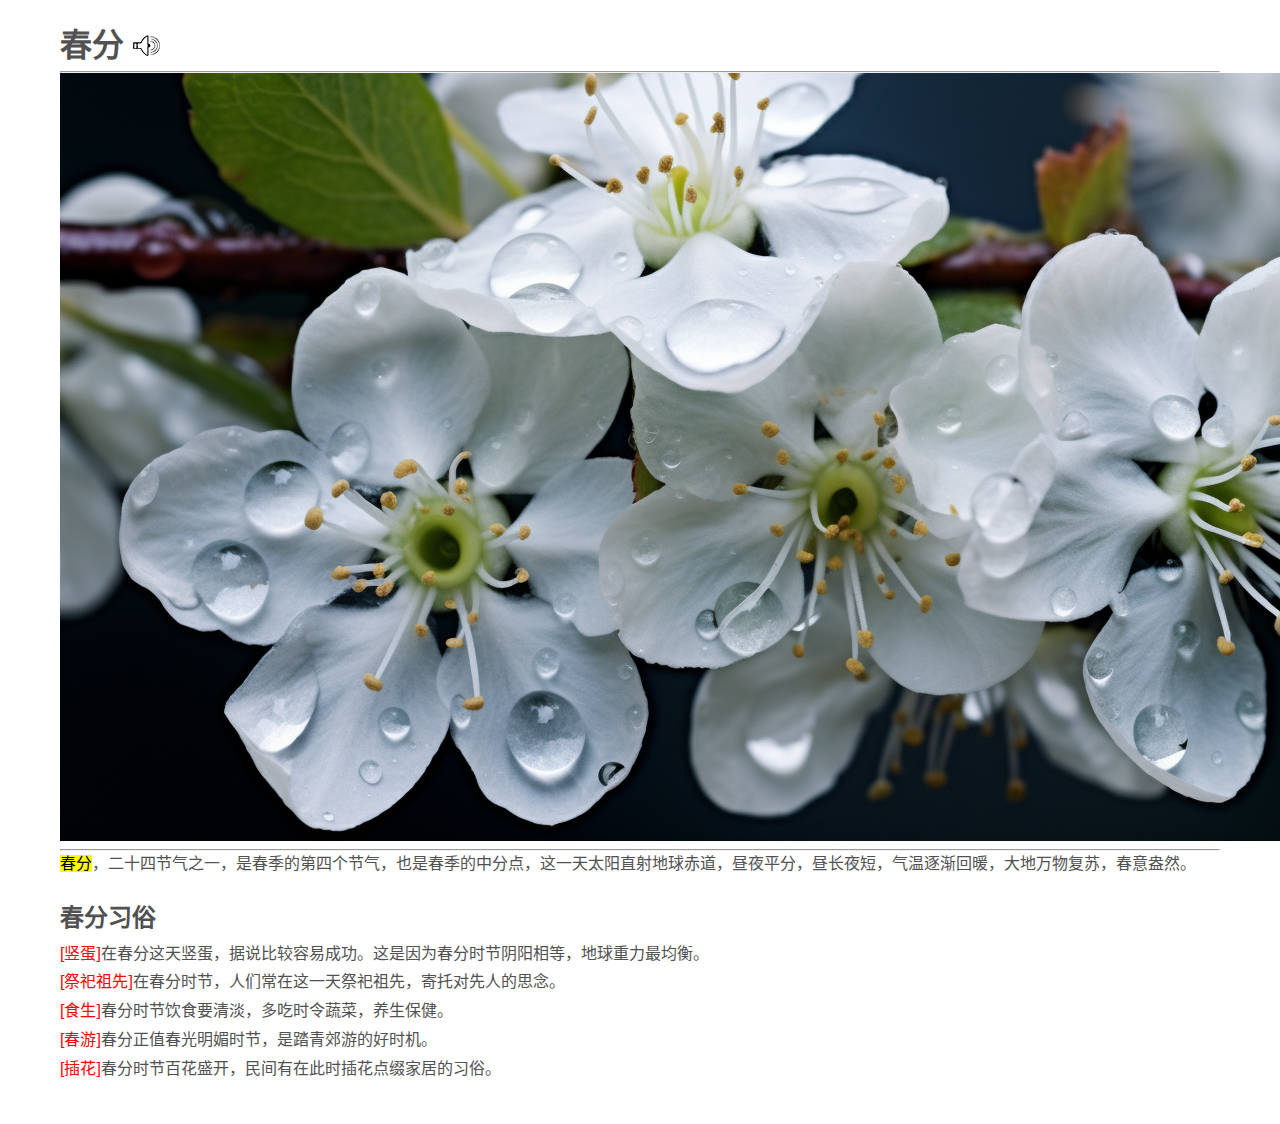
<file: index.html>
<!doctype html>
<html lang="zh-CN">

<head>
    <meta charset="utf-8">
    <title>二十四节气——春分</title>
    <link rel="stylesheet" type="text/css" href="CSS/style.css">
</head>

<body>
    <header>
        <h1>
            <span class="title-text">春分</span>
            <img src="img/WechatIMG5.jpg" alt="喇叭" class="title-image" />
        </h1>
        <hr />
    </header>

    <main>
        <div class="image-container">
            <img src="img/199755.png" alt="梨花" class="main-image" />
        </div>
        <hr>
        <p><mark>春分</mark>，二十四节气之一，是春季的第四个节气，也是春季的中分点，这一天太阳直射地球赤道，昼夜平分，昼长夜短，气温逐渐回暖，大地万物复苏，春意盎然。</p>
        <div class="content">
            <h2><strong>春分习俗</strong></h2>
            <p><span class="highlight">[竖蛋]</span>在春分这天竖蛋，据说比较容易成功。这是因为春分时节阴阳相等，地球重力最均衡。</p>
            <p><span class="highlight">[祭祀祖先]</span>在春分时节，人们常在这一天祭祀祖先，寄托对先人的思念。</p>
            <p><span class="highlight">[食生]</span>春分时节饮食要清淡，多吃时令蔬菜，养生保健。</p>
            <p><span class="highlight">[春游]</span>春分正值春光明媚时节，是踏青郊游的好时机。</p>
            <p><span class="highlight">[插花]</span>春分时节百花盛开，民间有在此时插花点缀家居的习俗。</p>
        </div>
    </main>
</body>

</html>
</file>
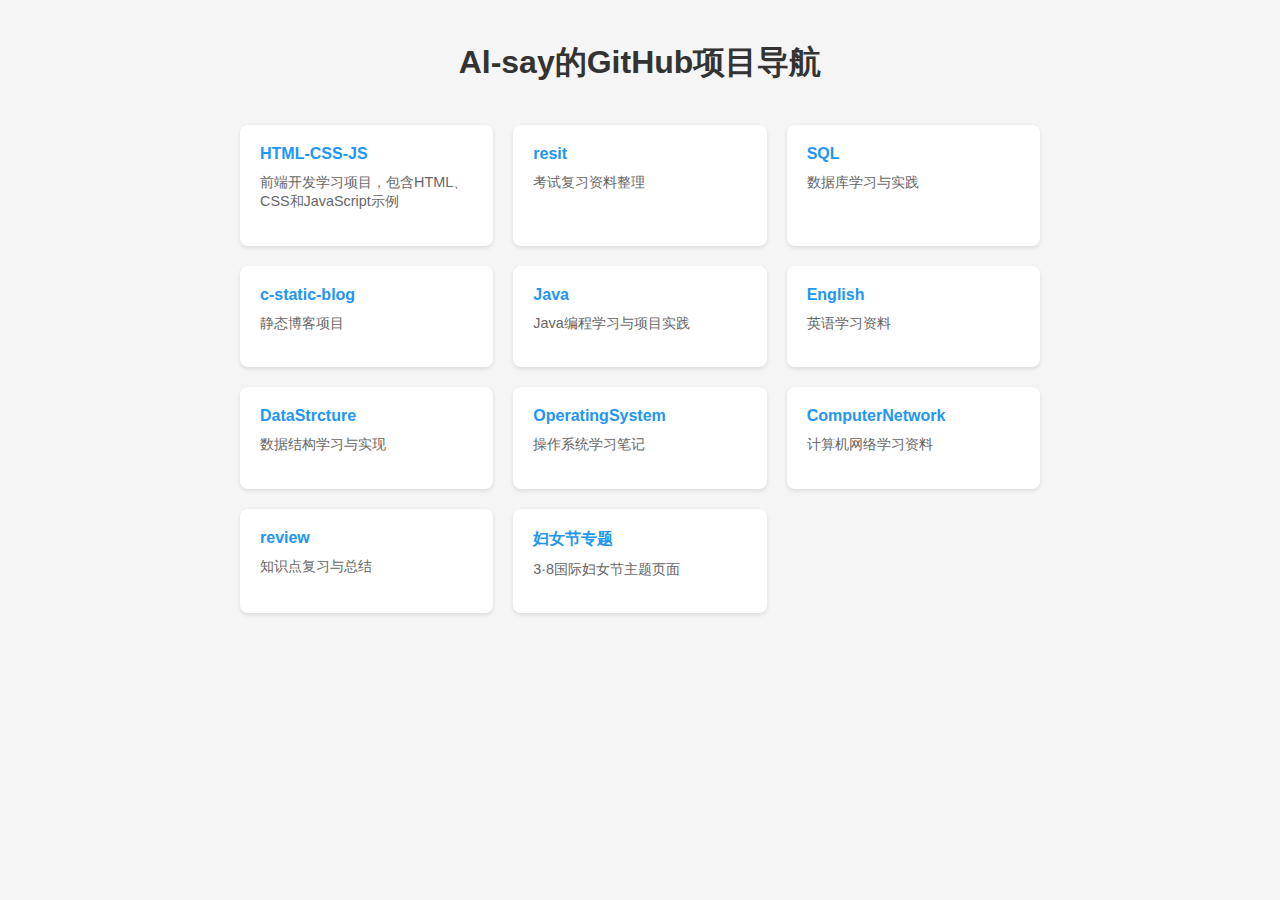
<file: Al-say/HTML-CSS-JS/index.html>
<!DOCTYPE html>
<html>
<head>
    <meta charset="utf-8">
    <title>Al-say的项目导航</title>
    <style>
        body {
            font-family: Arial, sans-serif;
            max-width: 800px;
            margin: 0 auto;
            padding: 20px;
            background-color: #f5f5f5;
        }
        .project-list {
            display: grid;
            grid-template-columns: repeat(auto-fill, minmax(250px, 1fr));
            gap: 20px;
            margin-top: 30px;
        }
        .project-card {
            background: white;
            padding: 20px;
            border-radius: 8px;
            box-shadow: 0 2px 4px rgba(0,0,0,0.1);
            transition: transform 0.2s;
        }
        .project-card:hover {
            transform: translateY(-5px);
        }
        h1 {
            color: #333;
            text-align: center;
            margin-bottom: 40px;
        }
        a {
            color: #2196F3;
            text-decoration: none;
            font-weight: bold;
        }
        a:hover {
            text-decoration: underline;
        }
        .description {
            color: #666;
            margin-top: 10px;
            font-size: 0.9em;
        }
    </style>
</head>
<body>
    <h1>Al-say的GitHub项目导航</h1>
    
    <div class="project-list">
        <div class="project-card">
            <a href="https://github.com/Al-say/HTML-CSS-JS" target="_blank">HTML-CSS-JS</a>
            <p class="description">前端开发学习项目，包含HTML、CSS和JavaScript示例</p>
        </div>
        
        <div class="project-card">
            <a href="https://github.com/Al-say/resit" target="_blank">resit</a>
            <p class="description">考试复习资料整理</p>
        </div>
        
        <div class="project-card">
            <a href="https://github.com/Al-say/SQL" target="_blank">SQL</a>
            <p class="description">数据库学习与实践</p>
        </div>
        
        <div class="project-card">
            <a href="https://github.com/Al-say/c-static-blog" target="_blank">c-static-blog</a>
            <p class="description">静态博客项目</p>
        </div>
        
        <div class="project-card">
            <a href="https://github.com/Al-say/Java" target="_blank">Java</a>
            <p class="description">Java编程学习与项目实践</p>
        </div>
        
        <div class="project-card">
            <a href="https://github.com/Al-say/English" target="_blank">English</a>
            <p class="description">英语学习资料</p>
        </div>
        
        <div class="project-card">
            <a href="https://github.com/Al-say/DataStrcture" target="_blank">DataStrcture</a>
            <p class="description">数据结构学习与实现</p>
        </div>
        
        <div class="project-card">
            <a href="https://github.com/Al-say/OperatingSystem" target="_blank">OperatingSystem</a>
            <p class="description">操作系统学习笔记</p>
        </div>
        
        <div class="project-card">
            <a href="https://github.com/Al-say/ComputerNetwork" target="_blank">ComputerNetwork</a>
            <p class="description">计算机网络学习资料</p>
        </div>
        
        <div class="project-card">
            <a href="https://github.com/Al-say/review" target="_blank">review</a>
            <p class="description">知识点复习与总结</p>
        </div>

        <div class="project-card">
            <a href="womens-day/index2.html">妇女节专题</a>
            <p class="description">3·8国际妇女节主题页面</p>
        </div>
    </div>
</body>
</html>
</file>
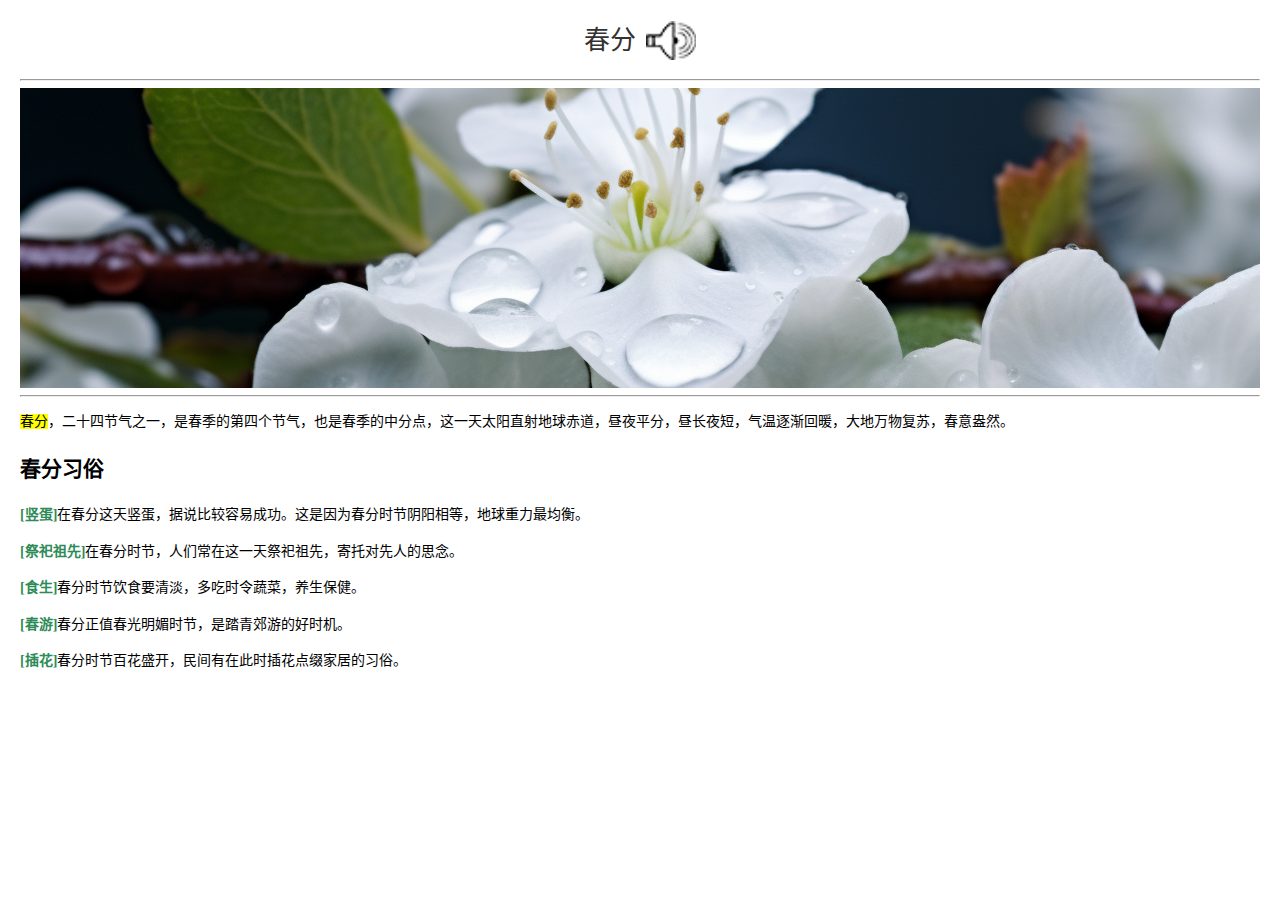
<file: index4.html>
<!doctype html>
<html lang="zh-CN">

<head>
    <meta charset="utf-8">
    <title>二十四节气——春分</title>
    <link rel="stylesheet" type="text/css" href="CSS/style_4.css">
</head>

<body>
    <header>
        <h1>
            <span class="title-text">春分</span>
            <img src="img/WechatIMG5.jpg" alt="喇叭" class="title-image" />
        </h1>
        <hr />
    </header>

    <main>
        <div class="image-container">
            <img src="img/199755.png" alt="梨花" class="main-image" />
        </div>
        <hr>
        <p><mark>春分</mark>，二十四节气之一，是春季的第四个节气，也是春季的中分点，这一天太阳直射地球赤道，昼夜平分，昼长夜短，气温逐渐回暖，大地万物复苏，春意盎然。</p>
        <div class="content">
            <h2><strong>春分习俗</strong></h2>
            <p><span class="highlight">[竖蛋]</span>在春分这天竖蛋，据说比较容易成功。这是因为春分时节阴阳相等，地球重力最均衡。</p>
            <p><span class="highlight">[祭祀祖先]</span>在春分时节，人们常在这一天祭祀祖先，寄托对先人的思念。</p>
            <p><span class="highlight">[食生]</span>春分时节饮食要清淡，多吃时令蔬菜，养生保健。</p>
            <p><span class="highlight">[春游]</span>春分正值春光明媚时节，是踏青郊游的好时机。</p>
            <p><span class="highlight">[插花]</span>春分时节百花盛开，民间有在此时插花点缀家居的习俗。</p>
        </div>
    </main>
</body>

</html>
</file>
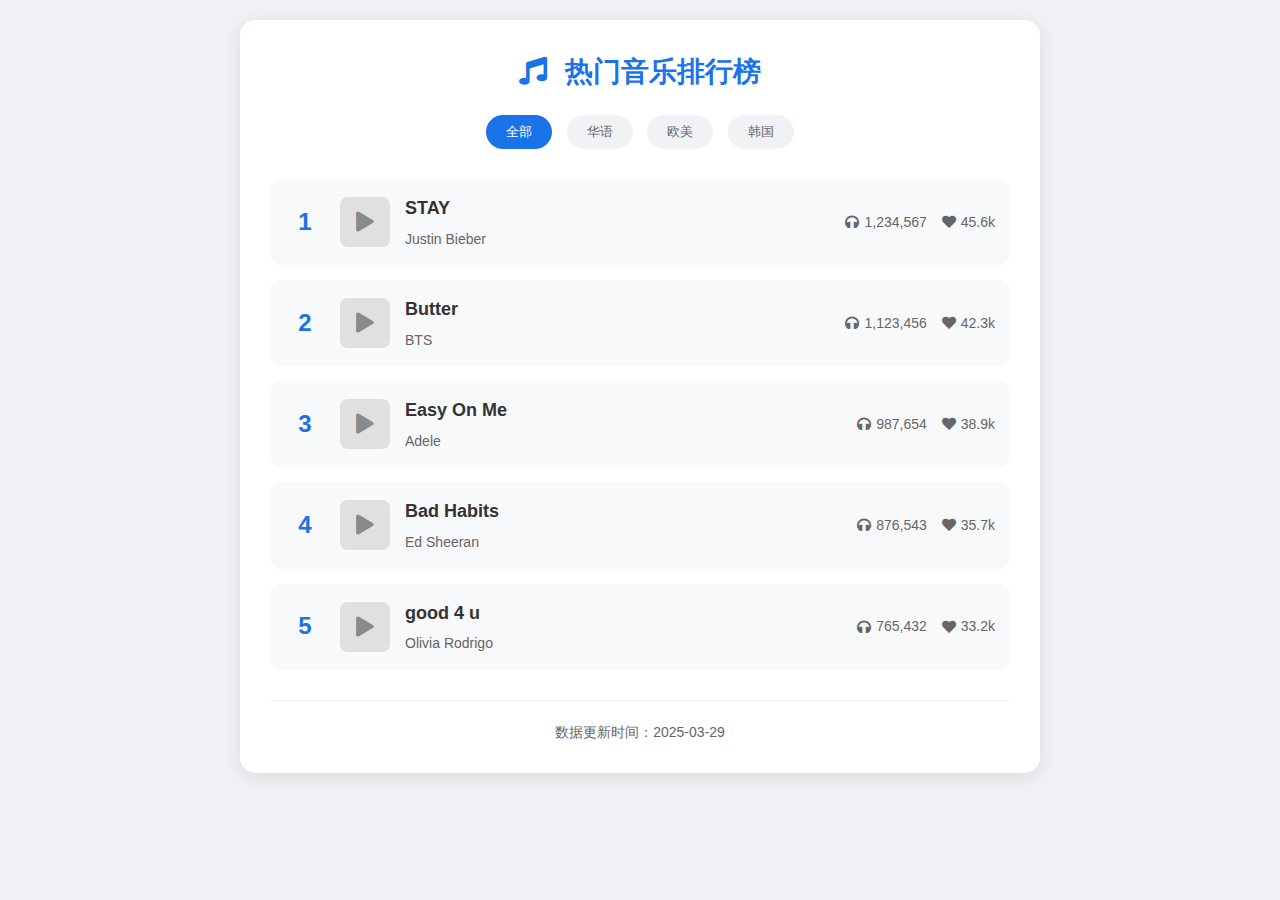
<file: index6.html>
<!DOCTYPE html>
<html lang="zh">

<head>
    <meta charset="UTF-8">
    <meta name="viewport" content="width=device-width, initial-scale=1.0">
    <title>音乐排行榜</title>
    <link rel="stylesheet" href="CSS/style_6.css">
    <link rel="stylesheet" href="https://cdnjs.cloudflare.com/ajax/libs/font-awesome/5.15.4/css/all.min.css">
</head>

<body>
    <div class="container">
        <header>
            <h1><i class="fas fa-music"></i> 热门音乐排行榜</h1>
            <div class="filter">
                <button class="active">全部</button>
                <button>华语</button>
                <button>欧美</button>
                <button>韩国</button>
            </div>
        </header>

        <main class="music-list">
            <div class="music-item">
                <span class="rank">1</span>
                <div class="music-cover">
                    <i class="fas fa-play"></i>
                </div>
                <div class="music-info">
                    <h3>STAY</h3>
                    <p>Justin Bieber</p>
                </div>
                <div class="music-stats">
                    <span class="play-count"><i class="fas fa-headphones"></i> 1,234,567</span>
                    <span class="like-count"><i class="fas fa-heart"></i> 45.6k</span>
                </div>
            </div>

            <div class="music-item">
                <span class="rank">2</span>
                <div class="music-cover">
                    <i class="fas fa-play"></i>
                </div>
                <div class="music-info">
                    <h3>Butter</h3>
                    <p>BTS</p>
                </div>
                <div class="music-stats">
                    <span class="play-count"><i class="fas fa-headphones"></i> 1,123,456</span>
                    <span class="like-count"><i class="fas fa-heart"></i> 42.3k</span>
                </div>
            </div>

            <div class="music-item">
                <span class="rank">3</span>
                <div class="music-cover">
                    <i class="fas fa-play"></i>
                </div>
                <div class="music-info">
                    <h3>Easy On Me</h3>
                    <p>Adele</p>
                </div>
                <div class="music-stats">
                    <span class="play-count"><i class="fas fa-headphones"></i> 987,654</span>
                    <span class="like-count"><i class="fas fa-heart"></i> 38.9k</span>
                </div>
            </div>

            <div class="music-item">
                <span class="rank">4</span>
                <div class="music-cover">
                    <i class="fas fa-play"></i>
                </div>
                <div class="music-info">
                    <h3>Bad Habits</h3>
                    <p>Ed Sheeran</p>
                </div>
                <div class="music-stats">
                    <span class="play-count"><i class="fas fa-headphones"></i> 876,543</span>
                    <span class="like-count"><i class="fas fa-heart"></i> 35.7k</span>
                </div>
            </div>

            <div class="music-item">
                <span class="rank">5</span>
                <div class="music-cover">
                    <i class="fas fa-play"></i>
                </div>
                <div class="music-info">
                    <h3>good 4 u</h3>
                    <p>Olivia Rodrigo</p>
                </div>
                <div class="music-stats">
                    <span class="play-count"><i class="fas fa-headphones"></i> 765,432</span>
                    <span class="like-count"><i class="fas fa-heart"></i> 33.2k</span>
                </div>
            </div>
        </main>

        <footer class="footer">
            <p>数据更新时间：2025-03-29</p>
        </footer>
    </div>
</body>

</html>
</file>
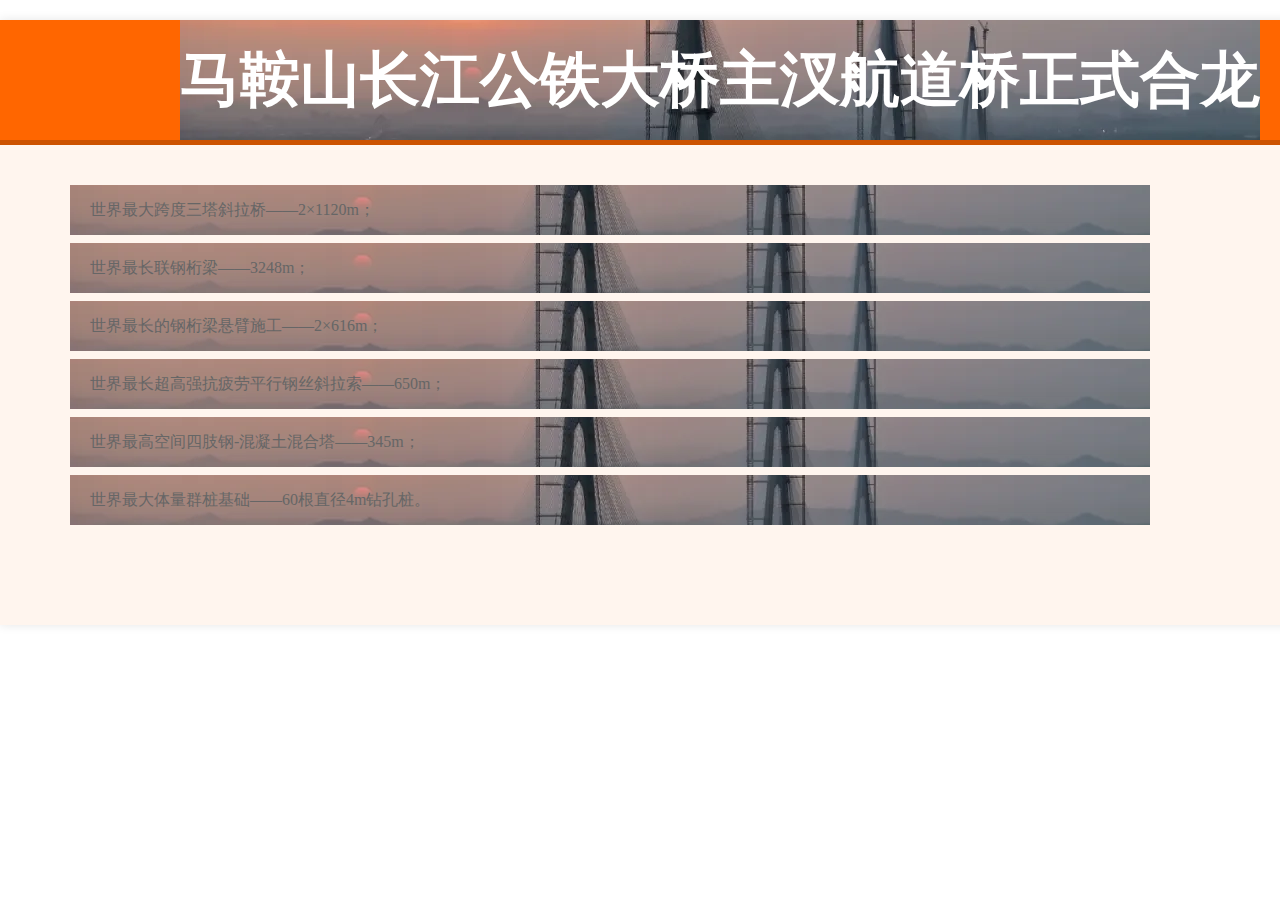
<file: index7.html>
<!DOCTYPE html>
<html>
<meta charset="utf-8">

<head>
    <title>六项世界之最</title>
    <link rel="stylesheet" type="text/css" href="CSS/style_7.css">
</head>

<body>
    <div class="all">
        <h2 class="head">马鞍山长江公铁大桥主汊航道桥正式合龙</h2>
        <ul class="content">
            <li><a href="#">世界最大跨度三塔斜拉桥——2×1120m；</a></li>
            <li><a href="#">世界最长联钢桁梁——3248m；</a></li>
            <li><a href="#">世界最长的钢桁梁悬臂施工——2×616m；</a></li>
            <li><a href="#">世界最长超高强抗疲劳平行钢丝斜拉索——650m；</a></li>
            <li><a href="#">世界最高空间四肢钢-混凝土混合塔——345m；</a></li>
            <li><a href="#">世界最大体量群桩基础——60根直径4m钻孔桩。</a></li>
        </ul>
    </div>
</body>

</html>
</file>
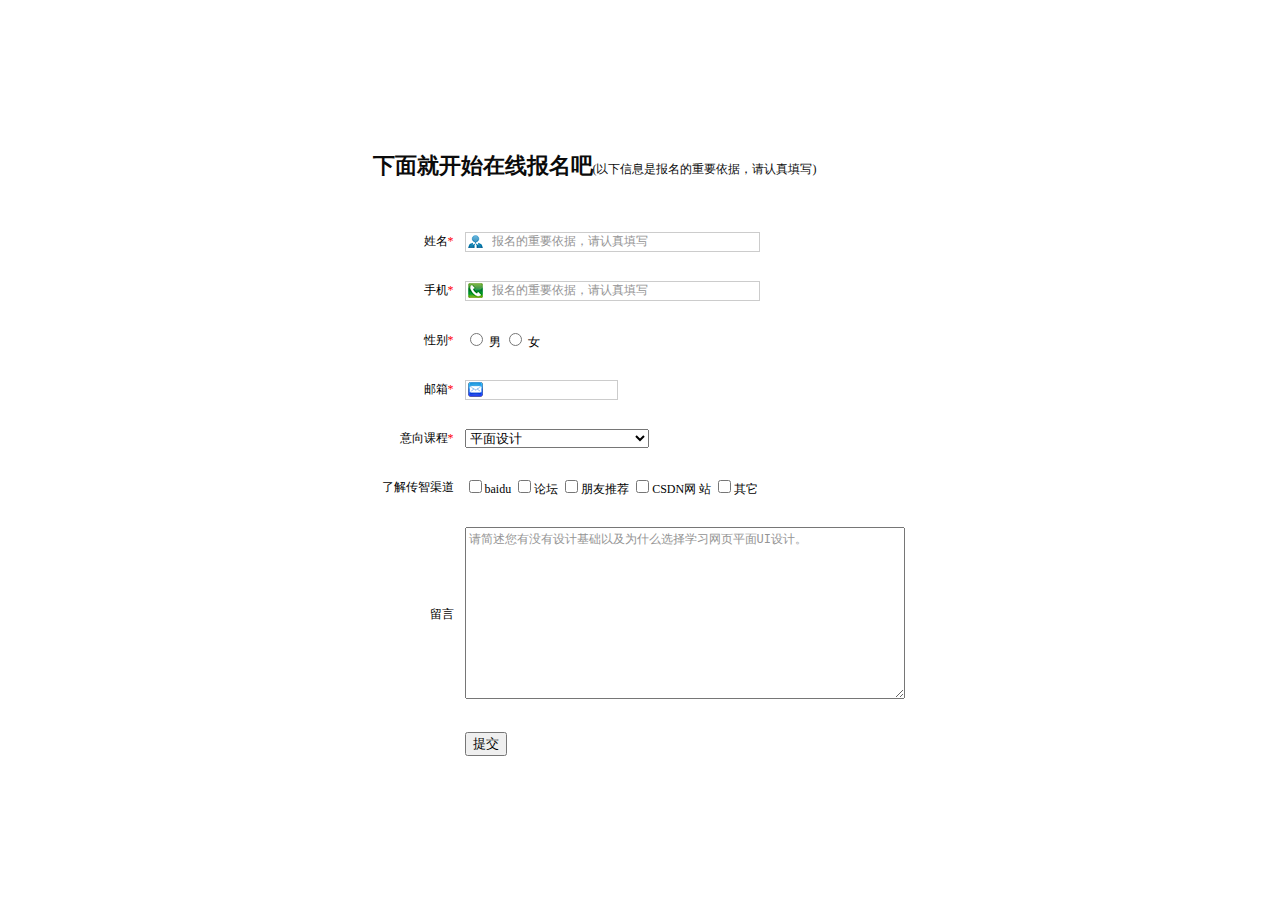
<file: index8.html>
<!DOCTYPE html>
<html>

<head>
    <meta charset="utf-8">
    <title>在线报名</title>
    <link rel="stylesheet" href="CSS/style_8.css">

</head>

<body>
    <div>
        <h2 class="header">下面就开始在线报名吧<span>(以下信息是报名的重要依据，请认真填写)</span></h2>
        <form action="#" method="post">
            <table class="content">
                <tr>
                    <td class="left">姓名<span class="red">*</span></td>
                    <td><input type="text" value="报名的重要依据，请认真填写" class="txt01"></td>
                </tr>
                <tr>
                    <td class="left">手机<span class="red">*</span></td>
                    <td><input type="text" value="报名的重要依据，请认真填写" class="txt02" /></td>

                </tr>
                <tr>
                    <td class="left">性别<span class="red">*</span></td>
                    <td>
                        <label for="boy"><input type="radio" name="sex" id="boy" /> 男 </label>
                        <label for="girl"><input type="radio" name="sex" id="girl" /> 女 </label>
                    </td>

                </tr>
                <tr>
                    <td class="left">邮箱<span class="red">*</span></td>
                    <td><input type="text" class="txt03" /></td>

                </tr>
                <tr>
                    <td class="left">意向课程<span class="red">*</span></td>
                    <td>
                        <select class="course">
                            <option>网页设计</option>
                            <option selected="selected">平面设计</option>
                            <option>UI设计</option>
                        </select>
                    </td>

                </tr>
                <tr>
                    <td class="left">了解传智渠道</td>
                    <td>
                        <label for="baidu"><input type="checkbox" id="baidu" />baidu</label>
                        <label for="it"><input type="checkbox" id="it" />论坛</label>
                        <label for="friend"><input type="checkbox" id="friend" />朋友推荐</label>
                        <label for="csdn"><input type="checkbox" id="csdn" />CSDN网 站</label>
                        <label for="other"><input type="checkbox" id="other" />其它</label>




                    </td>
                </tr>
                <tr>
                    <td class="left">留言</td>
                    <td><textarea cols="50" rows="5" class="message">请简述您有没有设计基础以及为什么选择学习网页平面UI设计。</textarea></td>

                </tr>
                <tr>
                    <td>&nbsp;</td>
                    <td><input type="submit" value="提交" /></td>
                </tr>
            </table>
        </form>
    </div>
</body>

</html>
</file>
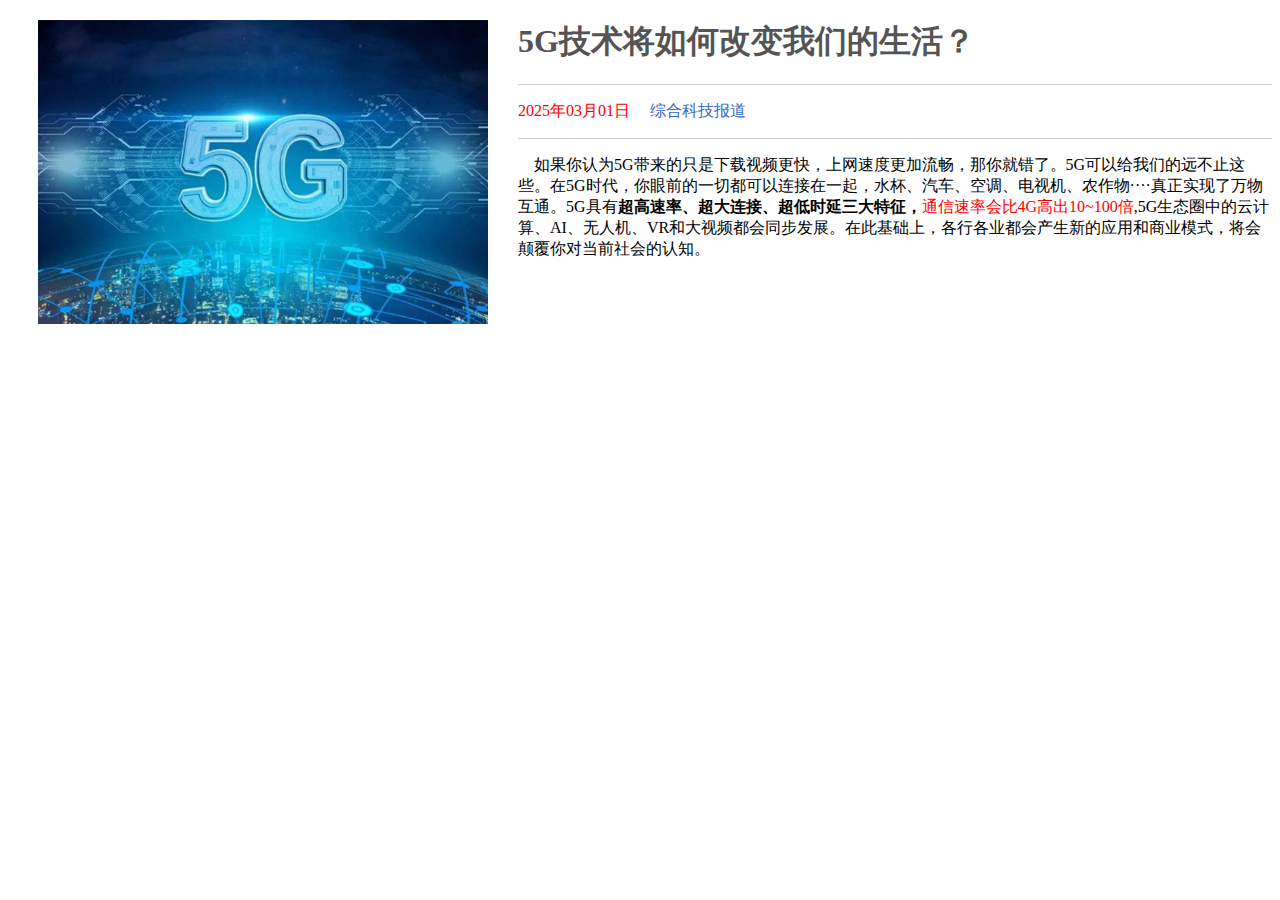
<file: index_冲突文件_root_20250312185349.html>
<!DOCTYPE html>
<html>
    <head>
        <meta charset="utf-8">
        <title>图文混排新闻</title>

    </head>
    <body>
        <img src="png/jieduan.jpg" alt="HEML5图文混排页面" align="left"hspace="30"/>
        <h2><font face="微软雅黑" size="6" color="545454">5G技术将如何改变我们的生活？</font></h2>
        <hr color="#CCCCCC"size="1"/>
        <p>
            <font color="#FF0000" face="楷体">
                <time datetime="2025-3-1">
                    2025年03月01日
                </time>
                

            </font>
        <font color="#3366CC" face="楷体">
            &nbsp;&nbsp;&nbsp;&nbsp;综合科技报道
            
        </font>
           
        </p>
        <hr color="#CCCCCC" size="1" />
        <p>
            <fonr size="2" color="515151">
                &nbsp;&nbsp;&nbsp;&nbsp;如果你认为5G带来的只是下载视频更快，上网速度更加流畅，那你就错了。5G可以给我们的远不止这些。在5G时代，你眼前的一切都可以连接在一起，水杯、汽车、空调、电视机、农作物····真正实现了万物互通。5G具有<strong>超高速率</strpng>、<strong>超大连接</strong>、<strong>超低时延</strong>三大特征，</strong><font color="#FF0000">通信速率会比4G高出10~100倍</font>,5G生态圈中的云计算、AI、无人机、VR和大视频都会同步发展。在此基础上，各行各业都会产生新的应用和商业模式，将会颠覆你对当前社会的认知。
            </fonr>
        </p>
      
        
    </body>
</html>
</file>
<file: CSS/style.css>
* {
    margin: 0;
    padding: 0;
    box-sizing: border-box;
}

body {
    font-family: "Microsoft YaHei", sans-serif;
    line-height: 1.6;
    color: #515151;
    max-width: 1200px;
    margin: 0 auto;
    padding: 20px;
}

.nav {
    text-align: center;
    margin: 20px 0;
    padding: 15px;
    background: #f8f9fa;
    border-radius: 8px;
}

.nav a {
    margin: 0 10px;
    text-decoration: none;
    color: #3366CC;
    padding: 8px 15px;
    border: 1px solid #3366CC;
    border-radius: 5px;
    transition: all 0.3s ease;
    display: inline-block;
}

.nav a:hover {
    background-color: #3366CC;
    color: white;
    transform: translateY(-2px);
}

.article {
    margin: 20px 0;
    overflow: hidden;
}

.article img {
    float: left;
    margin-right: 30px;
    margin-bottom: 15px;
    max-width: 300px;
    border-radius: 8px;
}

.article h2 {
    color: #545454;
    font-size: 2em;
    margin-bottom: 15px;
}

.article-meta {
    margin: 10px 0;
    padding: 10px 0;
    border-top: 1px solid #CCCCCC;
    border-bottom: 1px solid #CCCCCC;
}

.date {
    color: #FF0000;
}

.source {
    color: #3366CC;
    margin-left: 20px;
}

.content {
    font-size: 1em;
    line-height: 1.8;
    margin: 20px 0;
}

.highlight {
    color: #FF0000;
}

@media (max-width: 768px) {
    .article img {
        float: none;
        display: block;
        margin: 0 auto 20px;
        max-width: 100%;
    }
    
    .nav a {
        margin: 5px;
    }
}
</file>
<file: CSS/style_4.css>
/* style_4.css */
body {
    font-family: "宋体", SimSun, serif;
    font-size: 14px;
    line-height: 1.6;
    margin: 20px;
}

header {
    text-align: center;
}

h1 {
    font-family: "微软雅黑", "Microsoft YaHei", sans-serif;
    font-size: 26px;
    color: #333;
    font-weight: normal;
    display: flex;
    align-items: center;
    justify-content: center;
}

.title-text {
    margin-right: 10px;
    /* 文字与图片的间距 */
}

.title-image {
    width: 50px;
    /* 设置图片宽度 */
    height: auto;
    /* 高度自适应 */
}

.image-container {
    width: 100%;
    height: 300px;
    /* 默认高度 */
    overflow: hidden;
}

@media (max-width: 768px) {
    .image-container {
        height: 200px;
        /* 在小屏幕上降低高度 */
    }
}

mark {
    background-color: yellow;
    /* 高亮背景颜色 */
    color: black;
    /* 高亮文字颜色 */
}

.content {
    margin-top: 20px;
}

.highlight {
    color: #2e8b57;
    /* 高亮文字颜色改为更柔和的森林绿 */
    font-weight: bold;
    /* 加粗 */
}
</file>
<file: CSS/style_6.css>
* {
    margin: 0;
    padding: 0;
    box-sizing: border-box;
}

body {
    font-family: Arial, sans-serif;
    line-height: 1.6;
    background-color: #f0f2f5;
    padding: 20px;
    color: #333;
}

.container {
    max-width: 800px;
    margin: 0 auto;
    background-color: white;
    padding: 30px;
    border-radius: 15px;
    box-shadow: 0 4px 20px rgba(0, 0, 0, 0.1);
}

header {
    text-align: center;
    margin-bottom: 30px;
}

h1 {
    font-size: 28px;
    color: #1a73e8;
    margin-bottom: 20px;
}

h1 i {
    margin-right: 10px;
}

.filter {
    margin-bottom: 30px;
}

.filter button {
    padding: 8px 20px;
    margin: 0 5px;
    border: none;
    border-radius: 20px;
    background-color: #f0f2f5;
    color: #666;
    cursor: pointer;
    transition: all 0.3s ease;
}

.filter button.active,
.filter button:hover {
    background-color: #1a73e8;
    color: white;
}

.music-list {
    display: flex;
    flex-direction: column;
    gap: 15px;
}

.music-item {
    display: flex;
    align-items: center;
    padding: 15px;
    background-color: #f8f9fa;
    border-radius: 12px;
    transition: all 0.3s ease;
}

.music-item:hover {
    transform: translateX(10px);
    background-color: #e8f0fe;
}

.rank {
    font-size: 24px;
    font-weight: bold;
    color: #1a73e8;
    width: 40px;
    text-align: center;
}

.music-cover {
    width: 50px;
    height: 50px;
    background-color: #e0e0e0;
    border-radius: 8px;
    display: flex;
    align-items: center;
    justify-content: center;
    margin: 0 15px;
    cursor: pointer;
    transition: all 0.3s ease;
}

.music-cover i {
    color: #666;
    font-size: 20px;
    opacity: 0.7;
}

.music-cover:hover {
    background-color: #1a73e8;
}

.music-cover:hover i {
    color: white;
    opacity: 1;
}

.music-info {
    flex: 1;
}

.music-info h3 {
    font-size: 18px;
    margin-bottom: 5px;
}

.music-info p {
    font-size: 14px;
    color: #666;
}

.music-stats {
    display: flex;
    gap: 15px;
    color: #666;
    font-size: 14px;
}

.music-stats i {
    margin-right: 5px;
}

.play-count,
.like-count {
    display: flex;
    align-items: center;
}

.footer {
    margin-top: 30px;
    text-align: center;
    color: #666;
    font-size: 14px;
    padding-top: 20px;
    border-top: 1px solid #eee;
}

@media (max-width: 600px) {
    .container {
        padding: 20px;
    }

    .music-stats {
        flex-direction: column;
        gap: 5px;
    }

    .filter button {
        margin-bottom: 10px;
    }
}
</file>
<file: CSS/style_7.css>
body {
    font-size: 12px;
    font-family: "宋体";
    color: #222;
}

body,
h2,
ul,
li {
    padding: 0;
    margin: 0;
    list-style-type: none;
}

.all {
    width: 1600px;
    height: auto;
    margin: 20px auto;
    box-shadow: 0 0 10px rgba(0, 0, 0, 0.1);
    overflow: hidden;
}

.head {
    font-size: 60px;
    color: #fff;
    height: 120px;
    line-height: 120px;
    font-weight: bold;
    border-bottom: 5px solid #cc5200;
    background: #f60 url(../img/640.png) no-repeat 180px center;
    padding: 0 80px 0 180px;
    white-space: nowrap;
    overflow: hidden;
    text-overflow: ellipsis;
}

.content {
    padding: 40px 50px;
    background: #fff5ee;
    min-height: 400px;
}

.content li {
    height: 50px;
    line-height: 50px;
    font-size: 16px;
    background: url(../img/640.png) no-repeat 20px center;
    padding-left: 40px;
    margin-bottom: 8px;
    white-space: nowrap;
    overflow: hidden;
    text-overflow: ellipsis;
}

.content li a:link,
.content li a:visited {
    color: #666;
    text-decoration: none;

}

.content li a:hover {
    color: #F60;
}
</file>
<file: CSS/style_8.css>
body {
    font-size: 12px;
    font-family: "宋体";
    display: flex;
    min-height: 100vh;
    align-items: center;
    justify-content: center;
}

#box {
    width: 660px;
    height: 600px;
    border: 1px solid #ccc;
    padding: 20px;
    margin: auto;
}

.header {
    font-size: 22px;
    color: #0b0b0b;
    padding-bottom: 30px;
}

.header span {
    font-size: 12px;
    font-weight: normal;
}

td {
    padding-bottom: 26px;
}

td.left {
    width: 78px;
    text-align: right;
    padding-right: 8px;
}

.red {
    color: #F00;
}

.txt01,
.txt02 {
    width: 264px;
    height: 12px;
    border: 1px solid #ccc;
    padding: 3px 3px 3px 26px;
    font-size: 12px;
    color: #949494;
}

.txt01 {
    background: url(../img/name.png) no-repeat 2px center;
}

.txt02 {
    background: url(../img/phone.png) no-repeat 2px center;
}

.txt03 {
    width: 122px;
    height: 12px;
    border: 1px solid #ccc;
    padding: 3px 3px 3px 26px;
    font-size: 12px;
    background: url(../img/email.png) no-repeat 2px center;
}

.course {
    width: 184px;
}

.message {
    width: 432px;
    height: 164px;
    font-size: 12px;
    color: #949494;
    padding: 3px;
}
</file>
